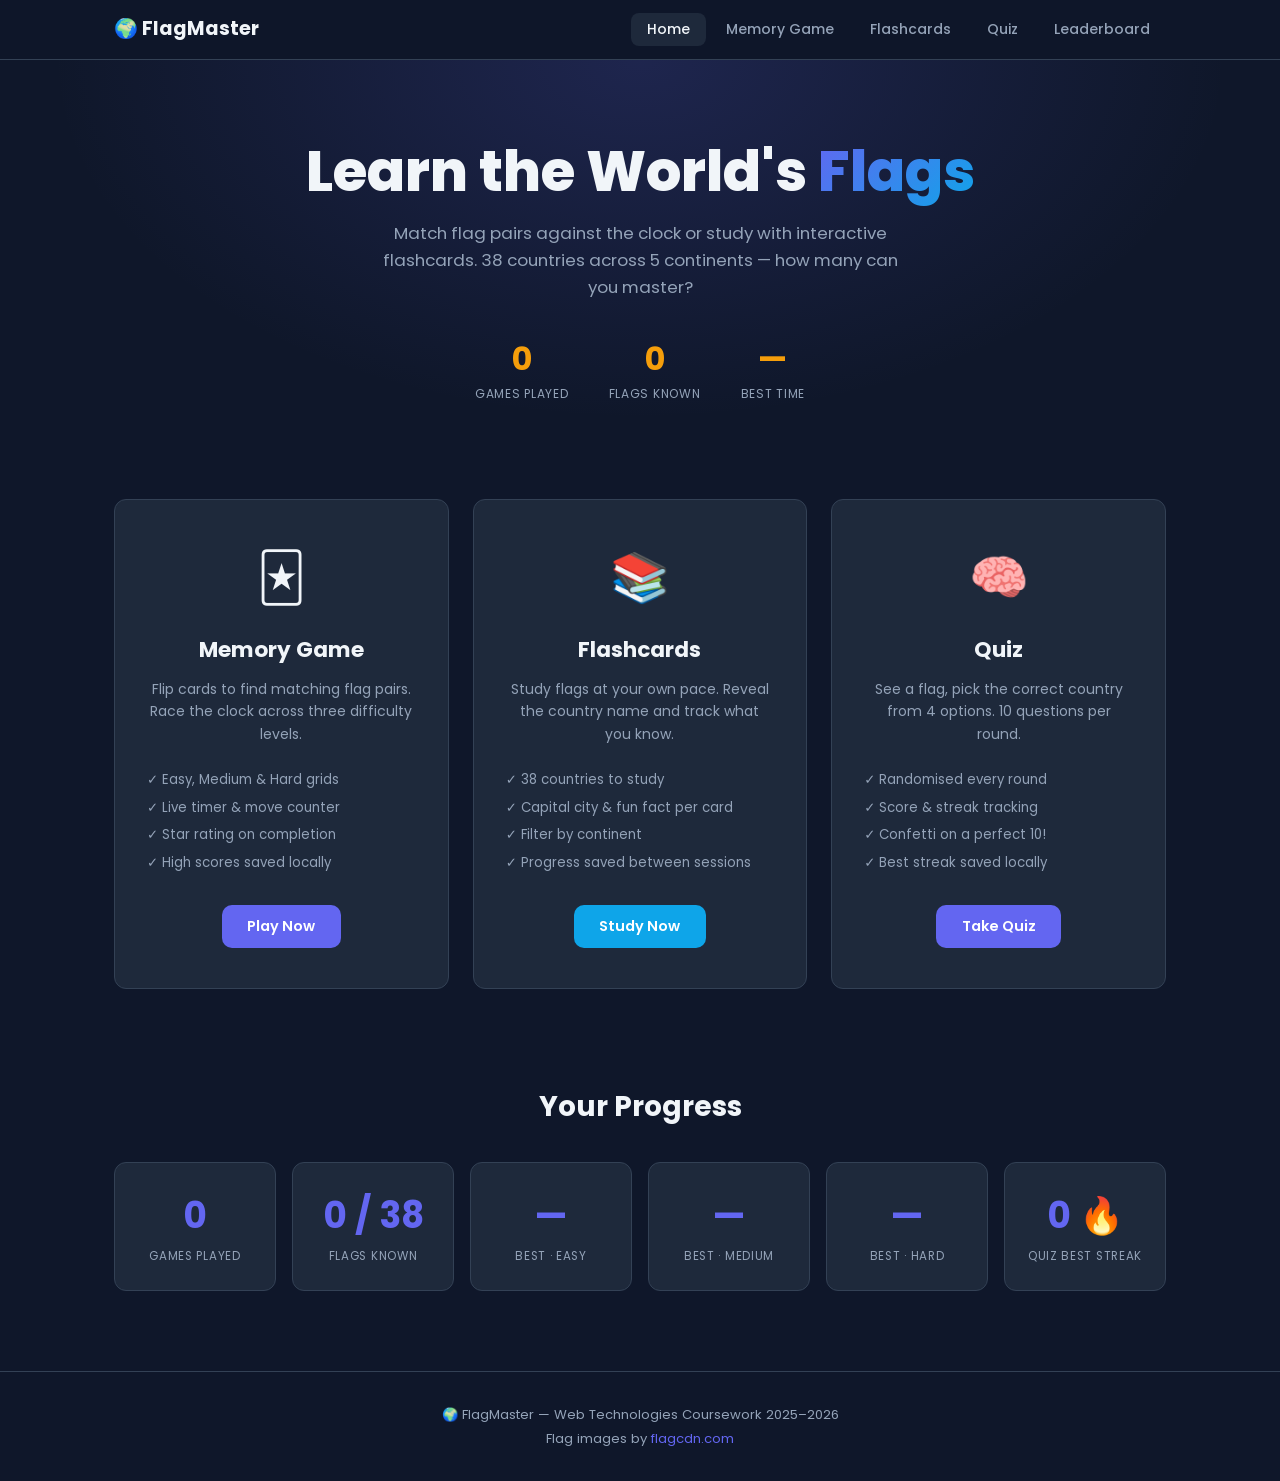
<file: index.html>
<!DOCTYPE html>
<html lang="en">
<head>
  <meta charset="UTF-8" />
  <meta name="viewport" content="width=device-width, initial-scale=1.0" />
  <title>FlagMaster — Learn the World's Flags</title>
  <meta name="description" content="Test your knowledge of world flags with a memory matching game and interactive flashcard study mode." />
  <link rel="preconnect" href="https://fonts.googleapis.com" />
  <link href="https://fonts.googleapis.com/css2?family=Poppins:wght@400;500;600;700;800&display=swap" rel="stylesheet" />
  <link rel="stylesheet" href="css/style.css" />
</head>
<body>

  <!-- ===== Navigation ===== -->
  <nav class="navbar">
    <div class="nav-container">
      <a href="index.html" class="nav-logo">🌍 FlagMaster</a>
      <ul class="nav-links">
        <li><a href="index.html">Home</a></li>
        <li><a href="memory.html">Memory Game</a></li>
        <li><a href="flashcards.html">Flashcards</a></li>
        <li><a href="quiz.html">Quiz</a></li>
        <li><a href="leaderboard.html">Leaderboard</a></li>
      </ul>
      <button class="nav-toggle" aria-label="Toggle navigation">&#9776;</button>
    </div>
  </nav>

  <main>

    <!-- ===== Hero ===== -->
    <section class="hero">
      <div class="container">
        <h1>Learn the World's <span class="highlight">Flags</span></h1>
        <p class="hero-subtitle">
          Match flag pairs against the clock or study with interactive flashcards.
          38 countries across 5 continents — how many can you master?
        </p>
        <div class="hero-stats" id="hero-stats">
          <!-- Populated by index.js -->
        </div>
      </div>
    </section>

    <!-- ===== Game Modes ===== -->
    <section class="modes">
      <div class="container">
        <div class="mode-cards">

          <div class="mode-card">
            <div class="mode-icon">🃏</div>
            <h2>Memory Game</h2>
            <p>Flip cards to find matching flag pairs. Race the clock across three difficulty levels.</p>
            <ul class="mode-features">
              <li>✓ Easy, Medium &amp; Hard grids</li>
              <li>✓ Live timer &amp; move counter</li>
              <li>✓ Star rating on completion</li>
              <li>✓ High scores saved locally</li>
            </ul>
            <a href="memory.html" class="btn btn-primary">Play Now</a>
          </div>

          <div class="mode-card">
            <div class="mode-icon">📚</div>
            <h2>Flashcards</h2>
            <p>Study flags at your own pace. Reveal the country name and track what you know.</p>
            <ul class="mode-features">
              <li>✓ 38 countries to study</li>
              <li>✓ Capital city &amp; fun fact per card</li>
              <li>✓ Filter by continent</li>
              <li>✓ Progress saved between sessions</li>
            </ul>
            <a href="flashcards.html" class="btn btn-secondary">Study Now</a>
          </div>

          <div class="mode-card">
            <div class="mode-icon">🧠</div>
            <h2>Quiz</h2>
            <p>See a flag, pick the correct country from 4 options. 10 questions per round.</p>
            <ul class="mode-features">
              <li>✓ Randomised every round</li>
              <li>✓ Score &amp; streak tracking</li>
              <li>✓ Confetti on a perfect 10!</li>
              <li>✓ Best streak saved locally</li>
            </ul>
            <a href="quiz.html" class="btn btn-primary">Take Quiz</a>
          </div>

        </div>
      </div>
    </section>

    <!-- ===== Personal Stats ===== -->
    <section class="global-stats">
      <div class="container">
        <h2 class="section-title">Your Progress</h2>
        <div class="stats-grid" id="stats-grid">
          <!-- Populated by index.js -->
        </div>
      </div>
    </section>

  </main>

  <!-- ===== Footer ===== -->
  <footer class="site-footer">
    <div class="container">
      <p>🌍 FlagMaster &mdash; Web Technologies Coursework 2025–2026</p>
      <p>Flag images by <a href="https://flagcdn.com" target="_blank" rel="noopener">flagcdn.com</a></p>
    </div>
  </footer>

  <script src="js/data.js"></script>
  <script src="js/utils.js"></script>
  <script src="js/common.js"></script>
  <script src="js/index.js"></script>
</body>
</html>
</file>
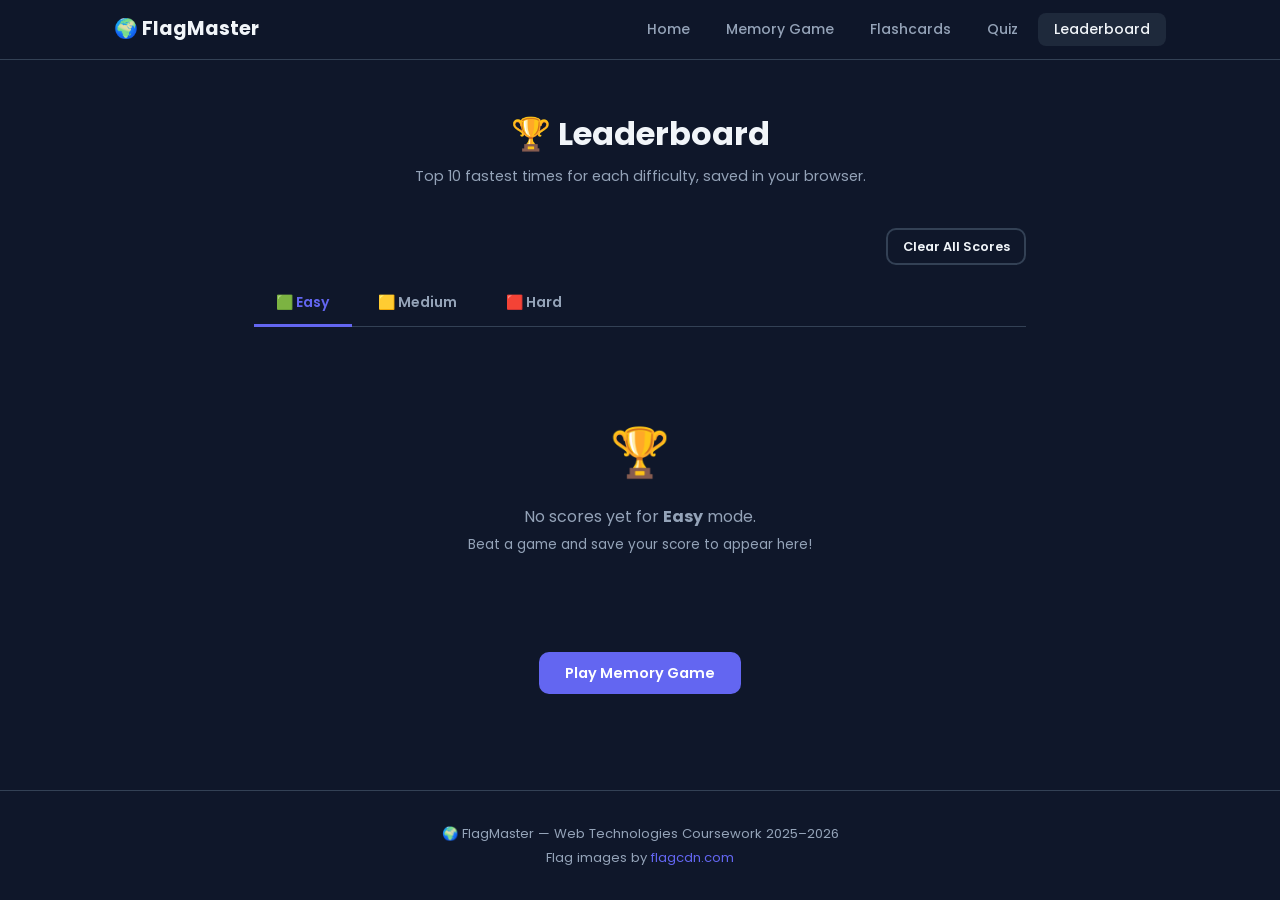
<file: leaderboard.html>
<!DOCTYPE html>
<html lang="en">
<head>
  <meta charset="UTF-8" />
  <meta name="viewport" content="width=device-width, initial-scale=1.0" />
  <title>Leaderboard — FlagMaster</title>
  <meta name="description" content="FlagMaster high scores — fastest completion times across all difficulty levels." />
  <link rel="preconnect" href="https://fonts.googleapis.com" />
  <link href="https://fonts.googleapis.com/css2?family=Poppins:wght@400;500;600;700;800&display=swap" rel="stylesheet" />
  <link rel="stylesheet" href="css/style.css" />
</head>
<body>

  <!-- ===== Navigation ===== -->
  <nav class="navbar">
    <div class="nav-container">
      <a href="index.html" class="nav-logo">🌍 FlagMaster</a>
      <ul class="nav-links">
        <li><a href="index.html">Home</a></li>
        <li><a href="memory.html">Memory Game</a></li>
        <li><a href="flashcards.html">Flashcards</a></li>
        <li><a href="quiz.html">Quiz</a></li>
        <li><a href="leaderboard.html">Leaderboard</a></li>
      </ul>
      <button class="nav-toggle" aria-label="Toggle navigation">&#9776;</button>
    </div>
  </nav>

  <main>
    <div class="page-header">
      <h1>&#127942; Leaderboard</h1>
      <p>Top 10 fastest times for each difficulty, saved in your browser.</p>
    </div>

    <div class="leaderboard-layout">

      <!-- Clear button -->
      <div class="lb-toolbar">
        <button class="btn btn-outline btn-sm" id="clear-scores-btn">Clear All Scores</button>
      </div>

      <!-- Difficulty tabs -->
      <div class="tab-bar" role="tablist">
        <button class="tab-btn" role="tab" data-difficulty="easy"   aria-selected="false">&#129001; Easy</button>
        <button class="tab-btn" role="tab" data-difficulty="medium" aria-selected="false">&#129000; Medium</button>
        <button class="tab-btn" role="tab" data-difficulty="hard"   aria-selected="false">&#128997; Hard</button>
      </div>

      <!-- Scores container -->
      <div id="scores-container">
        <!-- Populated by leaderboard.js -->
      </div>

      <!-- CTA if no scores -->
      <div style="text-align:center; margin-top:2rem;">
        <a href="memory.html" class="btn btn-primary">Play Memory Game</a>
      </div>

    </div>
  </main>

  <!-- ===== Footer ===== -->
  <footer class="site-footer">
    <div class="container">
      <p>🌍 FlagMaster &mdash; Web Technologies Coursework 2025–2026</p>
      <p>Flag images by <a href="https://flagcdn.com" target="_blank" rel="noopener">flagcdn.com</a></p>
    </div>
  </footer>

  <script src="js/data.js"></script>
  <script src="js/utils.js"></script>
  <script src="js/common.js"></script>
  <script src="js/leaderboard.js"></script>
</body>
</html>
</file>
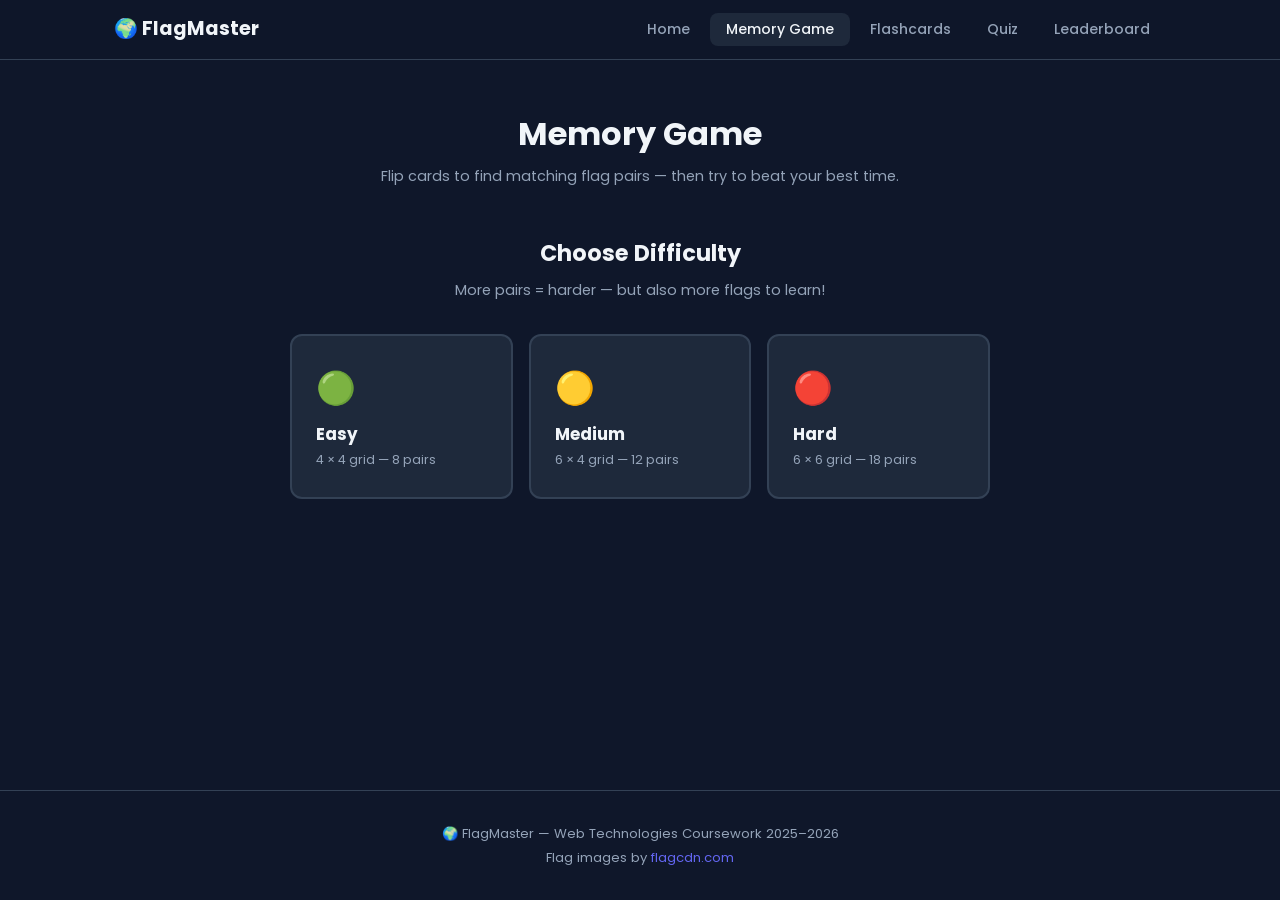
<file: memory.html>
<!DOCTYPE html>
<html lang="en">
<head>
  <meta charset="UTF-8" />
  <meta name="viewport" content="width=device-width, initial-scale=1.0" />
  <title>Memory Game — FlagMaster</title>
  <meta name="description" content="Match pairs of world flags in this memory card game. Three difficulty levels with a timer and high score tracking." />
  <link rel="preconnect" href="https://fonts.googleapis.com" />
  <link href="https://fonts.googleapis.com/css2?family=Poppins:wght@400;500;600;700;800&display=swap" rel="stylesheet" />
  <link rel="stylesheet" href="css/style.css" />
</head>
<body>

  <!-- ===== Navigation ===== -->
  <nav class="navbar">
    <div class="nav-container">
      <a href="index.html" class="nav-logo">🌍 FlagMaster</a>
      <ul class="nav-links">
        <li><a href="index.html">Home</a></li>
        <li><a href="memory.html">Memory Game</a></li>
        <li><a href="flashcards.html">Flashcards</a></li>
        <li><a href="quiz.html">Quiz</a></li>
        <li><a href="leaderboard.html">Leaderboard</a></li>
      </ul>
      <button class="nav-toggle" aria-label="Toggle navigation">&#9776;</button>
    </div>
  </nav>

  <main>

    <!-- ===== Difficulty Selection ===== -->
    <div id="difficulty-screen">
      <div class="page-header">
        <h1>Memory Game</h1>
        <p>Flip cards to find matching flag pairs — then try to beat your best time.</p>
      </div>
      <div class="difficulty-screen">
        <h2>Choose Difficulty</h2>
        <p>More pairs = harder — but also more flags to learn!</p>
        <div class="difficulty-cards">
          <button class="difficulty-card" data-difficulty="easy">
            <div class="diff-icon">🟢</div>
            <div class="diff-name">Easy</div>
            <div class="diff-desc">4 × 4 grid &mdash; 8 pairs</div>
          </button>
          <button class="difficulty-card" data-difficulty="medium">
            <div class="diff-icon">🟡</div>
            <div class="diff-name">Medium</div>
            <div class="diff-desc">6 × 4 grid &mdash; 12 pairs</div>
          </button>
          <button class="difficulty-card" data-difficulty="hard">
            <div class="diff-icon">🔴</div>
            <div class="diff-name">Hard</div>
            <div class="diff-desc">6 × 6 grid &mdash; 18 pairs</div>
          </button>
        </div>
      </div>
    </div>

    <!-- ===== Game Screen (hidden until difficulty chosen) ===== -->
    <div id="game-screen" class="hidden">

      <!-- HUD bar -->
      <div class="game-hud">
        <div class="hud-stat">
          <div class="hud-label">Time</div>
          <div class="hud-value" id="timer">00:00</div>
        </div>
        <div class="hud-sep"></div>
        <div class="hud-stat">
          <div class="hud-label">Moves</div>
          <div class="hud-value" id="moves">0</div>
        </div>
        <div class="hud-sep"></div>
        <div class="hud-stat">
          <div class="hud-label">Pairs</div>
          <div class="hud-value" id="pairs">0 / 0</div>
        </div>
        <div class="hud-sep"></div>
        <button class="btn btn-outline btn-sm" id="restart-btn">&#8635; Menu</button>
      </div>

      <!-- Card board -->
      <div class="game-wrapper">
        <div id="game-board"></div>
      </div>

    </div>

    <!-- ===== Win Modal (hidden until win) ===== -->
    <div class="modal-overlay hidden" id="win-modal" role="dialog" aria-modal="true" aria-labelledby="modal-title">
      <div class="modal-box">
        <h2 id="modal-title">&#127881; You Won!</h2>
        <p class="modal-difficulty" id="modal-difficulty"></p>
        <div class="modal-rating" id="modal-rating"></div>
        <div class="modal-stats">
          <div class="modal-stat">
            <div class="stat-val" id="final-time">00:00</div>
            <div class="stat-lbl">Time</div>
          </div>
          <div class="modal-stat">
            <div class="stat-val" id="final-moves">0</div>
            <div class="stat-lbl">Moves</div>
          </div>
        </div>
        <input
          type="text"
          class="modal-input"
          id="player-name"
          placeholder="Enter your name to save score…"
          maxlength="20"
          autocomplete="off"
        />
        <div class="modal-buttons">
          <button class="btn btn-primary" id="save-score-btn">Save Score</button>
          <button class="btn btn-outline" id="play-again-btn">Play Again</button>
        </div>
      </div>
    </div>

  </main>

  <!-- ===== Footer ===== -->
  <footer class="site-footer">
    <div class="container">
      <p>🌍 FlagMaster &mdash; Web Technologies Coursework 2025–2026</p>
      <p>Flag images by <a href="https://flagcdn.com" target="_blank" rel="noopener">flagcdn.com</a></p>
    </div>
  </footer>

  <script src="js/data.js"></script>
  <script src="js/utils.js"></script>
  <script src="js/common.js"></script>
  <script src="js/memory.js"></script>
</body>
</html>
</file>
<file: css/style.css>
/* ============================================================
   css/style.css — FlagMaster global styles
   ============================================================ */

/* ---- Custom Properties ---- */
:root {
  --bg:          #0f172a;
  --bg-card:     #1e293b;
  --bg-hover:    #263347;
  --primary:     #6366f1;
  --primary-h:   #4f46e5;
  --secondary:   #0ea5e9;
  --accent:      #f59e0b;
  --success:     #22c55e;
  --error:       #ef4444;
  --text:        #f1f5f9;
  --text-muted:  #94a3b8;
  --border:      #334155;
  --radius:      12px;
  --trans:       0.22s ease;
  --shadow:      0 4px 28px rgba(0, 0, 0, 0.45);
}

/* ---- Reset & Base ---- */
*, *::before, *::after { box-sizing: border-box; margin: 0; padding: 0; }

html { scroll-behavior: smooth; }

body {
  font-family: 'Poppins', system-ui, -apple-system, sans-serif;
  background: var(--bg);
  color: var(--text);
  line-height: 1.6;
  min-height: 100vh;
  display: flex;
  flex-direction: column;
}

a    { color: inherit; text-decoration: none; }
ul   { list-style: none; }
img  { display: block; max-width: 100%; }

/* ---- Utilities ---- */
.container {
  max-width: 1100px;
  margin: 0 auto;
  padding: 0 1.5rem;
}

.hidden { display: none !important; }

.section-title {
  font-size: 1.75rem;
  font-weight: 700;
  text-align: center;
  margin-bottom: 2rem;
}

/* ============================================================
   Navigation
   ============================================================ */
.navbar {
  position: sticky;
  top: 0;
  z-index: 100;
  background: rgba(15, 23, 42, 0.95);
  backdrop-filter: blur(12px);
  -webkit-backdrop-filter: blur(12px);
  border-bottom: 1px solid var(--border);
  padding: 0.875rem 0;
}

.nav-container {
  max-width: 1100px;
  margin: 0 auto;
  padding: 0 1.5rem;
  display: flex;
  align-items: center;
  justify-content: space-between;
}

.nav-logo {
  font-size: 1.2rem;
  font-weight: 700;
  white-space: nowrap;
}

.nav-links {
  display: flex;
  gap: 0.25rem;
}

.nav-links a {
  padding: 0.4rem 1rem;
  border-radius: 8px;
  color: var(--text-muted);
  font-size: 0.875rem;
  font-weight: 500;
  transition: color var(--trans), background var(--trans);
}
.nav-links a:hover,
.nav-links a.active {
  color: var(--text);
  background: var(--bg-card);
}

.nav-toggle {
  display: none;
  background: none;
  border: none;
  color: var(--text);
  font-size: 1.4rem;
  cursor: pointer;
  line-height: 1;
}

/* ============================================================
   Buttons
   ============================================================ */
.btn {
  display: inline-block;
  padding: 0.7rem 1.6rem;
  border-radius: 10px;
  font-family: inherit;
  font-size: 0.9rem;
  font-weight: 600;
  cursor: pointer;
  border: none;
  transition: all var(--trans);
  text-align: center;
  line-height: 1.4;
}
.btn:disabled { opacity: 0.5; cursor: not-allowed; transform: none !important; }

.btn-primary   { background: var(--primary);   color: #fff; }
.btn-primary:hover:not(:disabled) {
  background: var(--primary-h);
  transform: translateY(-2px);
  box-shadow: 0 6px 20px rgba(99, 102, 241, 0.4);
}

.btn-secondary { background: var(--secondary); color: #fff; }
.btn-secondary:hover:not(:disabled) {
  background: #0284c7;
  transform: translateY(-2px);
  box-shadow: 0 6px 20px rgba(14, 165, 233, 0.4);
}

.btn-outline {
  background: transparent;
  color: var(--text);
  border: 2px solid var(--border);
}
.btn-outline:hover:not(:disabled) { border-color: var(--primary); color: var(--primary); }

.btn-success { background: var(--success); color: #fff; }
.btn-success:hover:not(:disabled) {
  background: #16a34a;
  transform: translateY(-2px);
}

.btn-error { background: var(--error); color: #fff; }
.btn-error:hover:not(:disabled) {
  background: #dc2626;
  transform: translateY(-2px);
}

.btn-sm { padding: 0.45rem 0.9rem; font-size: 0.8rem; }

/* ============================================================
   Hero — Homepage
   ============================================================ */
.hero {
  padding: 5rem 1.5rem 3rem;
  text-align: center;
  background: radial-gradient(ellipse at 50% 0%, rgba(99, 102, 241, 0.18) 0%, transparent 65%);
}

.hero h1 {
  font-size: clamp(2rem, 5vw, 3.5rem);
  font-weight: 800;
  line-height: 1.15;
  margin-bottom: 1rem;
}

.highlight {
  background: linear-gradient(135deg, var(--primary), var(--secondary));
  -webkit-background-clip: text;
  -webkit-text-fill-color: transparent;
  background-clip: text;
}

.hero-subtitle {
  font-size: 1.05rem;
  color: var(--text-muted);
  max-width: 520px;
  margin: 0 auto 2rem;
}

.hero-stats {
  display: flex;
  justify-content: center;
  gap: 2.5rem;
  flex-wrap: wrap;
  margin-top: 1.5rem;
}

.hero-stat .stat-value {
  font-size: 2rem;
  font-weight: 700;
  color: var(--accent);
}
.hero-stat .stat-label {
  font-size: 0.75rem;
  color: var(--text-muted);
  text-transform: uppercase;
  letter-spacing: 0.06em;
}

/* ============================================================
   Mode Cards — Homepage
   ============================================================ */
.modes { padding: 3rem 0; }

.mode-cards {
  display: grid;
  grid-template-columns: repeat(auto-fit, minmax(280px, 1fr));
  gap: 1.5rem;
}

.mode-card {
  background: var(--bg-card);
  border: 1px solid var(--border);
  border-radius: var(--radius);
  padding: 2.5rem 2rem;
  text-align: center;
  transition: transform var(--trans), box-shadow var(--trans), border-color var(--trans);
}
.mode-card:hover {
  transform: translateY(-5px);
  box-shadow: var(--shadow);
  border-color: var(--primary);
}

.mode-icon { font-size: 3rem; margin-bottom: 1rem; }

.mode-card h2 {
  font-size: 1.35rem;
  font-weight: 700;
  margin-bottom: 0.65rem;
}

.mode-card > p {
  color: var(--text-muted);
  font-size: 0.875rem;
  margin-bottom: 1.5rem;
}

.mode-features {
  text-align: left;
  display: flex;
  flex-direction: column;
  gap: 0.4rem;
  margin-bottom: 2rem;
}
.mode-features li {
  color: var(--text-muted);
  font-size: 0.83rem;
}

/* ============================================================
   Stats Grid — Homepage
   ============================================================ */
.global-stats { padding: 3rem 0 5rem; }

.stats-grid {
  display: grid;
  grid-template-columns: repeat(auto-fit, minmax(160px, 1fr));
  gap: 1rem;
}

.stat-card {
  background: var(--bg-card);
  border: 1px solid var(--border);
  border-radius: var(--radius);
  padding: 1.5rem 1rem;
  text-align: center;
}
.stat-card .big-number {
  font-size: 2.25rem;
  font-weight: 700;
  color: var(--primary);
}
.stat-card .stat-label {
  font-size: 0.73rem;
  color: var(--text-muted);
  text-transform: uppercase;
  letter-spacing: 0.06em;
  margin-top: 0.2rem;
}

/* ============================================================
   Page Header (inner pages)
   ============================================================ */
.page-header {
  padding: 3rem 1.5rem 1rem;
  text-align: center;
}
.page-header h1 { font-size: 2rem; font-weight: 700; margin-bottom: 0.4rem; }
.page-header p  { color: var(--text-muted); font-size: 0.9rem; }

/* ============================================================
   Memory Game — Difficulty Screen
   ============================================================ */
.difficulty-screen {
  padding: 2rem 1.5rem;
  text-align: center;
}
.difficulty-screen h2 {
  font-size: 1.4rem;
  font-weight: 700;
  margin-bottom: 0.4rem;
}
.difficulty-screen > p {
  color: var(--text-muted);
  margin-bottom: 2rem;
  font-size: 0.9rem;
}

.difficulty-cards {
  display: grid;
  grid-template-columns: repeat(auto-fit, minmax(190px, 1fr));
  gap: 1rem;
  max-width: 700px;
  margin: 0 auto;
}

.difficulty-card {
  background: var(--bg-card);
  border: 2px solid var(--border);
  border-radius: var(--radius);
  padding: 1.75rem 1.5rem;
  cursor: pointer;
  text-align: left;
  font-family: inherit;
  color: var(--text);
  transition: border-color var(--trans), transform var(--trans), box-shadow var(--trans);
}
.difficulty-card:hover {
  border-color: var(--primary);
  transform: translateY(-3px);
  box-shadow: 0 8px 24px rgba(99, 102, 241, 0.25);
}
.diff-icon  { font-size: 2rem; margin-bottom: 0.6rem; }
.diff-name  { font-size: 1.05rem; font-weight: 700; margin-bottom: 0.25rem; }
.diff-desc  { font-size: 0.8rem; color: var(--text-muted); }

/* ============================================================
   Memory Game — HUD
   ============================================================ */
.game-hud {
  display: flex;
  align-items: center;
  justify-content: center;
  gap: 2rem;
  flex-wrap: wrap;
  padding: 0.875rem 1.5rem;
  background: var(--bg-card);
  border-bottom: 1px solid var(--border);
}
.hud-stat { text-align: center; min-width: 64px; }
.hud-label {
  font-size: 0.65rem;
  text-transform: uppercase;
  letter-spacing: 0.08em;
  color: var(--text-muted);
}
.hud-value {
  font-size: 1.2rem;
  font-weight: 700;
  color: var(--accent);
  font-variant-numeric: tabular-nums;
}
.hud-sep { width: 1px; height: 36px; background: var(--border); }

/* ============================================================
   Memory Game — Board & Cards
   ============================================================ */
.game-wrapper {
  padding: 1.25rem 1rem 2rem;
}

#game-board {
  display: grid;
  grid-template-columns: repeat(var(--cols, 4), 1fr);
  gap: 10px;
  max-width: 840px;
  margin: 0 auto;
}

/* Card shell */
.card {
  aspect-ratio: 3 / 2;
  cursor: pointer;
  perspective: 1000px;
  border-radius: var(--radius);
  -webkit-tap-highlight-color: transparent;
}

/* Inner — the element that actually rotates */
.card-inner {
  position: relative;
  width: 100%;
  height: 100%;
  transform-style: preserve-3d;
  transition: transform 0.52s cubic-bezier(0.4, 0, 0.2, 1);
  border-radius: var(--radius);
}

.card.flipped .card-inner,
.card.matched .card-inner {
  transform: rotateY(180deg);
}

/* Both faces */
.card-cover,
.card-face {
  position: absolute;
  inset: 0;
  backface-visibility: hidden;
  -webkit-backface-visibility: hidden;
  border-radius: var(--radius);
  overflow: hidden;
}

/* Card back (initially visible) */
.card-cover {
  background: linear-gradient(135deg, #1e3a5f 0%, #2d1b69 100%);
  border: 2px solid var(--border);
  display: flex;
  align-items: center;
  justify-content: center;
  font-size: 1.5rem;
  color: rgba(255, 255, 255, 0.18);
  user-select: none;
}
.card-cover::before {
  content: '';
  position: absolute;
  inset: 0;
  background: repeating-linear-gradient(
    45deg,
    transparent,
    transparent 12px,
    rgba(255, 255, 255, 0.04) 12px,
    rgba(255, 255, 255, 0.04) 24px
  );
}
.card-cover span { z-index: 1; }

/* Card front (flag — visible when flipped) */
.card-face {
  transform: rotateY(180deg);
  border: 2px solid var(--border);
}
.card-face img {
  width: 100%;
  height: 100%;
  object-fit: cover;
}

/* Matched state */
.card.matched .card-face {
  border-color: var(--success);
  box-shadow: 0 0 18px rgba(34, 197, 94, 0.55);
}

/* Wrong / shake animation */
@keyframes wrongShake {
  0%,100% { transform: translateX(0); }
  20%     { transform: translateX(-7px); }
  40%     { transform: translateX(7px); }
  60%     { transform: translateX(-5px); }
  80%     { transform: translateX(5px); }
}
.card.wrong { animation: wrongShake 0.42s ease; }

/* ============================================================
   Win Modal
   ============================================================ */
.modal-overlay {
  position: fixed;
  inset: 0;
  background: rgba(0, 0, 0, 0.72);
  backdrop-filter: blur(6px);
  -webkit-backdrop-filter: blur(6px);
  display: flex;
  align-items: center;
  justify-content: center;
  z-index: 200;
  padding: 1rem;
}

.modal-box {
  background: var(--bg-card);
  border: 1px solid var(--border);
  border-radius: 18px;
  padding: 2.5rem 2rem;
  text-align: center;
  max-width: 420px;
  width: 100%;
  animation: modalPop 0.28s cubic-bezier(0.34, 1.56, 0.64, 1);
}

@keyframes modalPop {
  from { transform: scale(0.82); opacity: 0; }
  to   { transform: scale(1);    opacity: 1; }
}

.modal-box h2 { font-size: 1.7rem; font-weight: 700; margin-bottom: 0.4rem; }
.modal-difficulty {
  font-size: 0.8rem;
  color: var(--text-muted);
  text-transform: uppercase;
  letter-spacing: 0.07em;
  margin-bottom: 1rem;
}
.modal-rating { font-size: 1.4rem; margin-bottom: 1rem; }

.modal-stats {
  display: flex;
  justify-content: center;
  gap: 2rem;
  margin: 0 0 1.5rem;
}
.modal-stat .stat-val { font-size: 1.9rem; font-weight: 700; color: var(--accent); }
.modal-stat .stat-lbl { font-size: 0.72rem; color: var(--text-muted); text-transform: uppercase; }

.modal-input {
  width: 100%;
  padding: 0.7rem 1rem;
  background: var(--bg);
  border: 1px solid var(--border);
  border-radius: 8px;
  color: var(--text);
  font-family: inherit;
  font-size: 0.9rem;
  margin-bottom: 1rem;
  outline: none;
  transition: border-color var(--trans);
}
.modal-input:focus { border-color: var(--primary); }

.modal-buttons {
  display: flex;
  gap: 0.75rem;
  justify-content: center;
  flex-wrap: wrap;
}

/* ============================================================
   Flashcards
   ============================================================ */
.flashcard-layout {
  padding: 1.5rem 1.5rem 3rem;
  max-width: 680px;
  margin: 0 auto;
}

/* Progress bar */
.fc-progress-bar-wrap {
  height: 7px;
  background: var(--bg-card);
  border-radius: 99px;
  overflow: hidden;
  margin-bottom: 0.6rem;
}
.fc-progress-bar {
  height: 100%;
  background: linear-gradient(90deg, var(--primary), var(--success));
  border-radius: 99px;
  transition: width 0.4s ease;
  width: 0%;
}

.fc-counter {
  text-align: right;
  font-size: 0.8rem;
  color: var(--text-muted);
  margin-bottom: 1rem;
}

/* Stats row */
.fc-progress-stats {
  display: flex;
  justify-content: center;
  gap: 1rem;
  margin-bottom: 1.5rem;
  flex-wrap: wrap;
}
.fc-prog-stat {
  background: var(--bg-card);
  border: 1px solid var(--border);
  border-radius: 10px;
  padding: 0.65rem 1.2rem;
  text-align: center;
  min-width: 76px;
}
.fc-prog-stat .num { font-size: 1.4rem; font-weight: 700; }
.fc-prog-stat .lbl {
  font-size: 0.65rem;
  color: var(--text-muted);
  text-transform: uppercase;
  letter-spacing: 0.06em;
}
.fc-prog-stat.known   .num { color: var(--success); }
.fc-prog-stat.unknown .num { color: var(--error);   }
.fc-prog-stat.total   .num { color: var(--primary);  }

/* Continent filter */
.continent-filter {
  display: flex;
  gap: 0.5rem;
  flex-wrap: wrap;
  justify-content: center;
  margin-bottom: 1.5rem;
}
.filter-btn {
  padding: 0.35rem 0.9rem;
  border-radius: 999px;
  border: 1px solid var(--border);
  background: transparent;
  color: var(--text-muted);
  font-size: 0.78rem;
  cursor: pointer;
  font-family: inherit;
  transition: all var(--trans);
}
.filter-btn:hover,
.filter-btn.active {
  background: var(--primary);
  border-color: var(--primary);
  color: #fff;
}

/* The flashcard flip widget */
.flashcard-container { margin: 0 auto 1.25rem; }

.flashcard {
  aspect-ratio: 4 / 3;
  perspective: 1000px;
  cursor: pointer;
  border-radius: 16px;
  -webkit-tap-highlight-color: transparent;
}

.flashcard-inner {
  position: relative;
  width: 100%;
  height: 100%;
  transform-style: preserve-3d;
  transition: transform 0.6s cubic-bezier(0.4, 0, 0.2, 1);
  border-radius: 16px;
}

.flashcard.revealed .flashcard-inner { transform: rotateY(180deg); }

.fc-front,
.fc-back {
  position: absolute;
  inset: 0;
  backface-visibility: hidden;
  -webkit-backface-visibility: hidden;
  border-radius: 16px;
  border: 2px solid var(--border);
  display: flex;
  align-items: center;
  justify-content: center;
  flex-direction: column;
  gap: 0.6rem;
}

.fc-front {
  background: var(--bg-card);
  overflow: hidden;
}
.fc-front img {
  width: 65%;
  height: auto;
  border-radius: 6px;
  box-shadow: 0 6px 20px rgba(0, 0, 0, 0.5);
}
.fc-hint { font-size: 0.78rem; color: var(--text-muted); }

.fc-back {
  transform: rotateY(180deg);
  background: linear-gradient(145deg, #1e1b4b, #0f2c4a);
  padding: 1.5rem;
  text-align: center;
}
.fc-back img {
  width: 45%;
  border-radius: 6px;
  box-shadow: 0 4px 14px rgba(0, 0, 0, 0.4);
}
.fc-country-name {
  font-size: clamp(1.4rem, 5vw, 2rem);
  font-weight: 700;
}
.fc-continent-label {
  font-size: 0.78rem;
  color: var(--text-muted);
  text-transform: uppercase;
  letter-spacing: 0.1em;
}
.fc-capital {
  font-size: 0.82rem;
  color: var(--secondary);
  font-weight: 600;
  margin-top: 0.2rem;
}
.fc-fact {
  font-size: 0.75rem;
  color: var(--text-muted);
  line-height: 1.45;
  margin-top: 0.4rem;
  font-style: italic;
  max-width: 92%;
  text-align: center;
}

/* Flashcard answer buttons */
.fc-actions {
  display: flex;
  gap: 0.75rem;
  justify-content: center;
  flex-wrap: wrap;
  margin-bottom: 1rem;
}
.fc-controls {
  display: flex;
  gap: 0.75rem;
  justify-content: center;
  flex-wrap: wrap;
}

/* Correct / wrong flash animation */
@keyframes fcGlow {
  0%,100% { box-shadow: none; }
  50%      { box-shadow: 0 0 0 8px var(--glow-color); }
}
.flashcard.fc-correct { --glow-color: rgba(34, 197, 94, 0.45); animation: fcGlow 0.4s ease; }
.flashcard.fc-wrong   { --glow-color: rgba(239, 68, 68, 0.45);  animation: fcGlow 0.4s ease; }

/* Completion screen */
.fc-complete {
  text-align: center;
  padding: 3rem 1rem;
}
.fc-complete .complete-icon { font-size: 4rem; margin-bottom: 1rem; }
.fc-complete h2 { font-size: 1.9rem; font-weight: 700; margin-bottom: 0.5rem; }
.fc-complete p  { color: var(--text-muted); margin-bottom: 1.5rem; }
.fc-complete .final-score {
  font-size: 2.5rem;
  font-weight: 700;
  color: var(--success);
  margin-bottom: 0.3rem;
}

/* ============================================================
   Leaderboard
   ============================================================ */
.leaderboard-layout {
  padding: 1.5rem 1.5rem 4rem;
  max-width: 820px;
  margin: 0 auto;
}

.lb-toolbar {
  display: flex;
  justify-content: flex-end;
  margin-bottom: 1rem;
}

/* Tab bar */
.tab-bar {
  display: flex;
  gap: 0.25rem;
  border-bottom: 1px solid var(--border);
  margin-bottom: 1.5rem;
}
.tab-btn {
  padding: 0.7rem 1.4rem;
  background: none;
  border: none;
  border-bottom: 3px solid transparent;
  color: var(--text-muted);
  font-family: inherit;
  font-size: 0.875rem;
  font-weight: 600;
  cursor: pointer;
  transition: color var(--trans), border-color var(--trans);
  margin-bottom: -1px;
}
.tab-btn:hover,
.tab-btn.active {
  color: var(--primary);
  border-bottom-color: var(--primary);
}

/* Scores table */
.scores-table {
  width: 100%;
  border-collapse: collapse;
}
.scores-table th {
  text-align: left;
  padding: 0.7rem 1rem;
  font-size: 0.73rem;
  text-transform: uppercase;
  letter-spacing: 0.07em;
  color: var(--text-muted);
  border-bottom: 1px solid var(--border);
}
.scores-table td {
  padding: 0.85rem 1rem;
  font-size: 0.88rem;
  border-bottom: 1px solid rgba(51, 65, 85, 0.5);
}
.scores-table tr:last-child td { border-bottom: none; }

/* Medals */
.scores-table tbody tr:nth-child(1) td { color: var(--accent); font-weight: 700; }
.scores-table tbody tr:nth-child(2) td { color: #c0c0c0; }
.scores-table tbody tr:nth-child(3) td { color: #cd7f32; }

.rank-cell { font-size: 1.2rem; }

/* Empty state */
.empty-lb {
  text-align: center;
  padding: 4rem 1rem;
  color: var(--text-muted);
}
.empty-lb .empty-icon { font-size: 3rem; margin-bottom: 0.75rem; }
.empty-lb p + p { margin-top: 0.3rem; font-size: 0.85rem; }

/* ============================================================
   Footer
   ============================================================ */
.site-footer {
  margin-top: auto;
  padding: 2rem 1.5rem;
  border-top: 1px solid var(--border);
  text-align: center;
  color: var(--text-muted);
  font-size: 0.82rem;
}
.site-footer a { color: var(--primary); }
.site-footer p + p { margin-top: 0.2rem; }

/* ============================================================
   Responsive
   ============================================================ */
@media (max-width: 640px) {
  .nav-links {
    display: none;
    position: absolute;
    top: 100%;
    left: 0;
    right: 0;
    background: var(--bg);
    border-bottom: 1px solid var(--border);
    flex-direction: column;
    padding: 0.75rem 1.5rem 1.25rem;
    gap: 0.1rem;
  }
  .nav-links.open { display: flex; }
  .nav-toggle     { display: block; }
  .navbar         { position: relative; } /* prevent double sticky issues */

  .hero { padding: 3rem 1rem 2rem; }

  .game-hud { gap: 1rem; padding: 0.75rem 1rem; }
  .hud-sep  { display: none; }

  #game-board { gap: 6px; }

  .fc-actions { flex-direction: column; align-items: stretch; }

  .modal-box { padding: 1.75rem 1.25rem; }

  .tab-btn { padding: 0.6rem 0.9rem; font-size: 0.8rem; }
}

/* ============================================================
   Quiz Mode
   ============================================================ */
.quiz-layout {
  max-width: 620px;
  margin: 0 auto;
  padding: 1.5rem 1.5rem 4rem;
}

/* Header row: score / streak / total */
.quiz-hud {
  display: flex;
  justify-content: center;
  gap: 1.25rem;
  margin-bottom: 1.5rem;
  flex-wrap: wrap;
}
.quiz-hud-stat {
  background: var(--bg-card);
  border: 1px solid var(--border);
  border-radius: 12px;
  padding: 0.65rem 1.4rem;
  text-align: center;
  min-width: 80px;
}
.quiz-hud-stat .num  { font-size: 1.5rem; font-weight: 700; color: var(--accent); }
.quiz-hud-stat .lbl  { font-size: 0.65rem; color: var(--text-muted); text-transform: uppercase; letter-spacing: 0.07em; }
.quiz-hud-stat.streak .num { color: var(--error); }
.quiz-hud-stat.score  .num { color: var(--success); }

/* Question number / progress */
.quiz-progress-wrap {
  height: 6px;
  background: var(--bg-card);
  border-radius: 99px;
  overflow: hidden;
  margin-bottom: 0.5rem;
}
.quiz-progress-bar {
  height: 100%;
  background: linear-gradient(90deg, var(--primary), var(--secondary));
  border-radius: 99px;
  transition: width 0.4s ease;
  width: 0%;
}
.quiz-q-counter {
  text-align: right;
  font-size: 0.78rem;
  color: var(--text-muted);
  margin-bottom: 1.25rem;
}

/* Flag display */
.quiz-flag-wrap {
  background: var(--bg-card);
  border: 2px solid var(--border);
  border-radius: var(--radius);
  padding: 1.5rem;
  text-align: center;
  margin-bottom: 1.5rem;
  transition: border-color 0.25s;
}
.quiz-flag-wrap img {
  max-width: 260px;
  width: 100%;
  border-radius: 8px;
  box-shadow: var(--shadow);
  margin: 0 auto;
}
.quiz-flag-wrap.correct { border-color: var(--success); box-shadow: 0 0 0 4px rgba(34, 197, 94, 0.2); }
.quiz-flag-wrap.wrong   { border-color: var(--error);   box-shadow: 0 0 0 4px rgba(239, 68, 68, 0.2); }

/* Answer grid */
.quiz-options {
  display: grid;
  grid-template-columns: 1fr 1fr;
  gap: 0.75rem;
  margin-bottom: 1.25rem;
}

.quiz-option {
  background: var(--bg-card);
  border: 2px solid var(--border);
  border-radius: 10px;
  padding: 0.85rem 1rem;
  font-family: inherit;
  font-size: 0.88rem;
  font-weight: 500;
  color: var(--text);
  cursor: pointer;
  text-align: left;
  transition: border-color var(--trans), background var(--trans), transform var(--trans);
  line-height: 1.3;
}
.quiz-option:hover:not(:disabled) {
  border-color: var(--primary);
  background: var(--bg-hover);
  transform: translateY(-2px);
}
.quiz-option:disabled { cursor: not-allowed; }
.quiz-option.correct  { border-color: var(--success) !important; background: rgba(34, 197, 94, 0.12) !important; color: var(--success) !important; font-weight: 700; }
.quiz-option.wrong    { border-color: var(--error)   !important; background: rgba(239, 68, 68, 0.12)  !important; color: var(--error)   !important; }

/* Feedback banner */
.quiz-feedback {
  text-align: center;
  font-size: 0.9rem;
  font-weight: 600;
  min-height: 1.4rem;
  margin-bottom: 1rem;
  transition: color 0.2s;
}
.quiz-feedback.correct { color: var(--success); }
.quiz-feedback.wrong   { color: var(--error);   }

/* Next button */
.quiz-next-wrap { text-align: center; }

/* End screen */
.quiz-end {
  text-align: center;
  padding: 2rem 0;
}
.quiz-end .end-icon   { font-size: 4rem; margin-bottom: 0.75rem; }
.quiz-end h2          { font-size: 1.9rem; font-weight: 700; margin-bottom: 0.4rem; }
.quiz-end p           { color: var(--text-muted); margin-bottom: 0.3rem; }
.quiz-final-score     { font-size: 3rem; font-weight: 800; color: var(--accent); margin: 0.5rem 0; }
.quiz-end .btn-row    { display: flex; gap: 0.75rem; justify-content: center; flex-wrap: wrap; margin-top: 1.5rem; }

@media (max-width: 420px) {
  .quiz-options { grid-template-columns: 1fr; }
}
</file>
